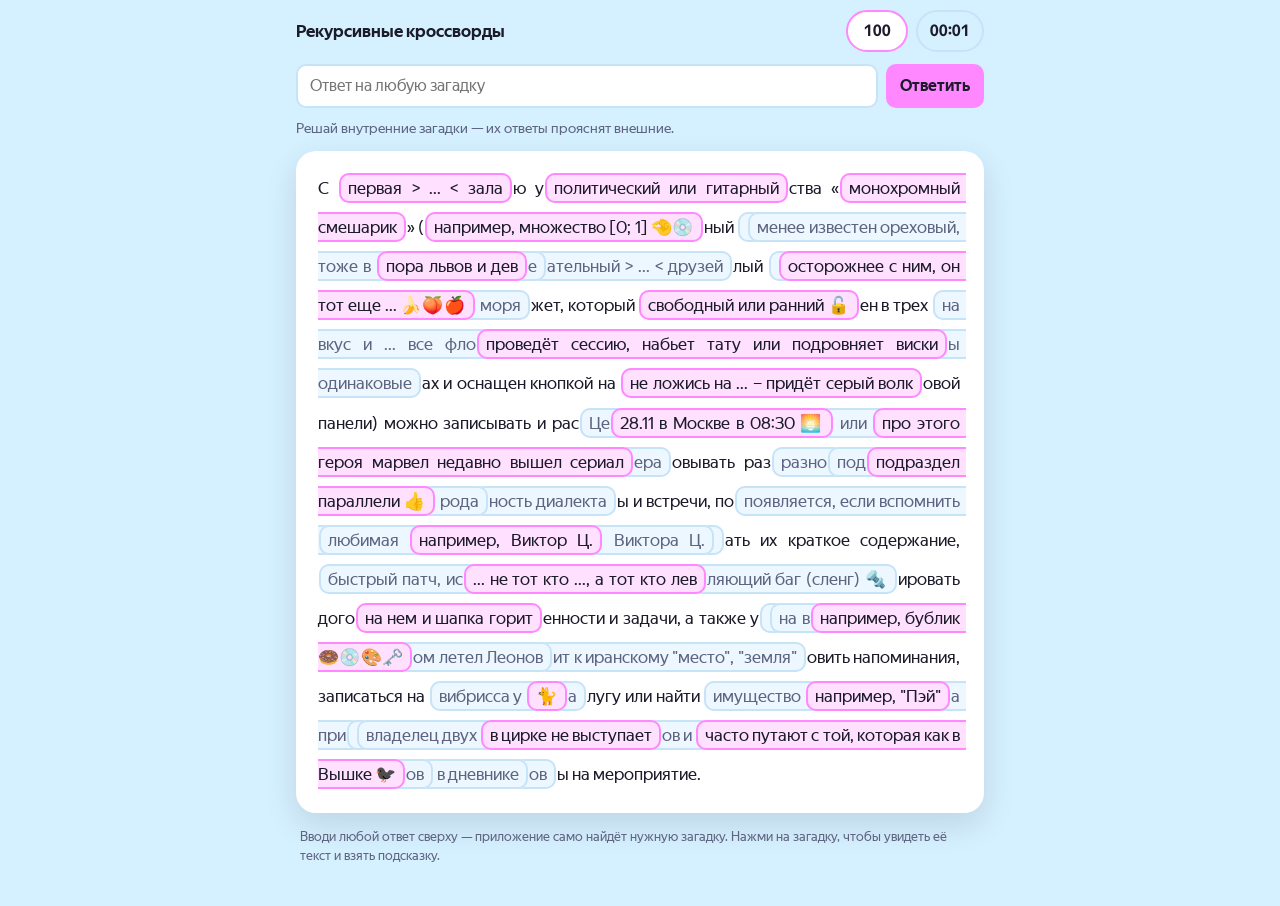
<file: index.html>
<!doctype html>
<html lang="ru">
<head>
  <meta charset="utf-8">
  <meta name="viewport" content="width=device-width, initial-scale=1, viewport-fit=cover">
  <meta name="theme-color" content="#D5F0FF">
  <title>Рекурсивные кроссворды</title>
  <link rel="stylesheet" href="styles.css">
  <script src="https://telegram.org/js/telegram-web-app.js" defer></script>
</head>
<body>
  <div class="app">
    <header class="topbar">
      <div class="brand">
        <h1>Рекурсивные кроссворды</h1>
      </div>
      <div class="stats">
        <div class="score" id="score" aria-live="polite">100</div>
        <div class="timer" id="timer" title="Время решения" aria-label="Время решения">00:00</div>
      </div>
    </header>

    <section class="composer" id="composer" aria-label="Окно ввода ответов">
      <div class="composer-head">
        <span class="progress" id="progress">0 / 0</span>
      </div>
      <div class="clue-preview" id="clue"></div>
      <div class="hint-row">
        <button id="hint1" class="hint-btn" type="button">Буква −10</button>
        <button id="hint2" class="hint-btn" type="button">Слово −25</button>
      </div>
      <div class="hint-text" id="hintText" aria-live="polite"></div>
      <form id="form">
        <input id="answer" type="text" autocomplete="off" autocapitalize="off" spellcheck="false" placeholder="Ответ на любую загадку">
        <button id="submit" class="primary" type="submit">Ответить</button>
      </form>
      <div class="feedback" id="feedback" aria-live="polite"></div>
    </section>

    <main>
      <p class="lead">Решай внутренние загадки — их ответы прояснят внешние.</p>
      <section class="card">
        <div class="puzzle" id="puzzle"></div>
      </section>
      <p class="tip">Вводи любой ответ сверху — приложение само найдёт нужную загадку. Нажми на загадку, чтобы увидеть её текст и взять подсказку.</p>
      <section class="log" id="logSection" hidden>
        <h2>Уже открыто</h2>
        <ol class="log-list" id="log"></ol>
      </section>
    </main>
  </div>

  <div class="toast" id="toast" hidden></div>

  <div class="overlay" id="complete" hidden>
    <div class="finish-card">
      <div class="finish-badge">Готово</div>
      <p class="finish-text" id="finishText"></p>
      <div class="finish-stats">
        <span>Баллы: <strong id="finishScore"></strong></span>
        <span>Время: <strong id="finishTime"></strong></span>
      </div>
      <button id="again" class="primary" type="button">Ещё раз</button>
    </div>
  </div>

  <script src="content.js"></script>
  <script src="app.js"></script>
</body>
</html>
</file>
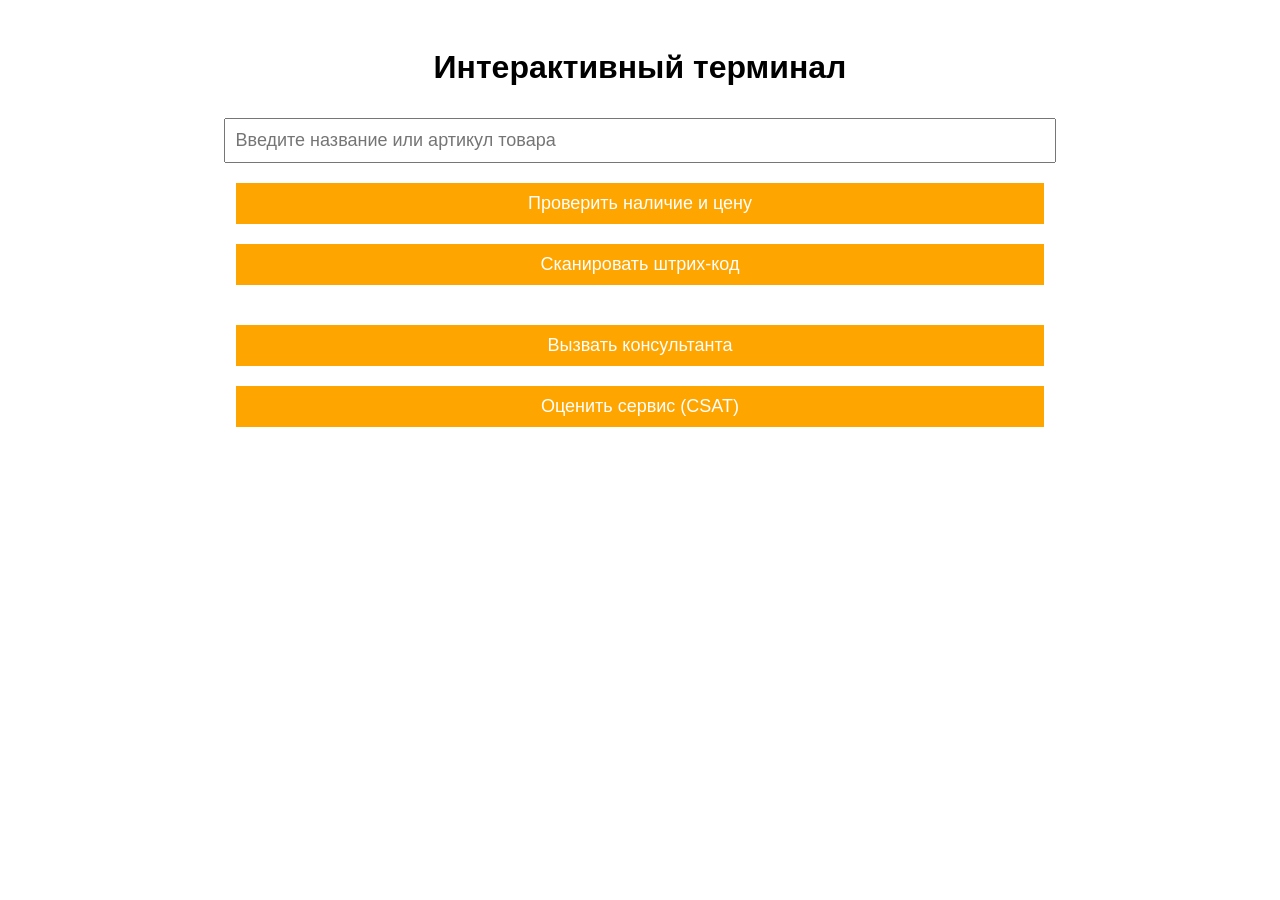
<file: OneDrive/Рабочий стол/index.html>
<!DOCTYPE html>
<html lang="ru">
<head>
    <meta charset="UTF-8">
    <meta name="viewport" content="width=device-width, initial-scale=1.0">
    <title>Прайс-чекер</title>
    <style>
        body {
            font-family: Arial, sans-serif;
            text-align: center;
            background-color: white;
            color: black;
        }
        .container {
            width: 80%;
            margin: auto;
            padding: 20px;
        }
        input, button {
            width: 80%;
            padding: 10px;
            margin: 10px 0;
            font-size: 18px;
        }
        button {
            background-color: orange;
            color: white;
            border: none;
            cursor: pointer;
        }
        button:hover {
            background-color: darkorange;
        }
        .result {
            font-size: 20px;
            margin-top: 20px;
        }
    </style>
</head>
<body>
    <div class="container">
        <h1>Интерактивный терминал</h1>
        <input type="text" id="search" placeholder="Введите название или артикул товара">
        <button onclick="checkPrice()">Проверить наличие и цену</button>
        <button onclick="scanBarcode()">Сканировать штрих-код</button>
        <div class="result" id="result"></div>
        <button onclick="callConsultant()">Вызвать консультанта</button>
        <button onclick="rateService()">Оценить сервис (CSAT)</button>
    </div>

    <script>
        function checkPrice() {
            let query = document.getElementById('search').value.toLowerCase();
            if (query === "дайсон") {
                document.getElementById('result').innerHTML = "Цена: 13590 руб.<br>Наличие: на складе";
            } else if (query) {
                document.getElementById('result').innerHTML = "Цена: 4999 руб.<br>Наличие: В наличии";
            } else {
                document.getElementById('result').innerHTML = "Введите название или артикул товара.";
            }
        }
        
        function scanBarcode() {
            alert("Функция сканирования штрих-кода в разработке.");
        }
        
        function callConsultant() {
            alert("Консультант уже направляется к вам!");
        }
        
        function rateService() {
            let rating = prompt("Оцените сервис от 1 до 5 звёзд:");
            if (rating >= 1 && rating <= 5) {
                alert("Спасибо за вашу оценку!");
            } else {
                alert("Пожалуйста, введите число от 1 до 5.");
            }
        }
    </script>
</body>
</html>
</file>
<file: styles.css>
@font-face {
  font-family: 'YS Geo';
  src: url('fonts/YS-Geo-Regular.ttf') format('truetype');
  font-weight: 400;
  font-style: normal;
  font-display: swap;
}

@font-face {
  font-family: 'YS Geo';
  src: url('fonts/YS-Geo-Medium.ttf') format('truetype');
  font-weight: 500;
  font-style: normal;
  font-display: swap;
}

@font-face {
  font-family: 'YS Geo';
  src: url('fonts/YS-Geo-Bold.ttf') format('truetype');
  font-weight: 700;
  font-style: normal;
  font-display: swap;
}

:root {
  --bg: #D5F0FF;
  --accent: #FF87FF;
  --accent-soft: #FFE1FF;
  --surface: #FFFFFF;
  --ink: #1B1B2A;
  --muted: #5F6480;
  --line: #C7E3F7;
  --shadow: 0 12px 32px rgba(27, 27, 42, 0.12);
}

* { box-sizing: border-box; }

html, body {
  margin: 0;
  padding: 0;
  min-height: 100%;
}

body {
  background: var(--bg);
  color: var(--ink);
  font-family: 'YS Geo', Arial, Helvetica, sans-serif;
  font-size: 16px;
  line-height: 1.5;
  font-synthesis: none;
  -webkit-font-smoothing: antialiased;
}

[hidden] { display: none !important; }

.app {
  max-width: 720px;
  margin: 0 auto;
  padding: calc(10px + env(safe-area-inset-top)) 16px calc(40px + env(safe-area-inset-bottom));
}

.topbar {
  display: flex;
  align-items: center;
  justify-content: space-between;
  gap: 12px;
  margin-bottom: 12px;
}

.brand {
  display: flex;
  align-items: center;
  gap: 10px;
  min-width: 0;
}

.brand h1 {
  margin: 0;
  font-size: 17px;
  font-weight: 700;
  line-height: 1.2;
  overflow: hidden;
  text-overflow: ellipsis;
  white-space: nowrap;
}

.stats {
  display: flex;
  align-items: center;
  gap: 8px;
  flex: 0 0 auto;
}

.score {
  min-width: 62px;
  text-align: center;
  padding: 7px 12px;
  border-radius: 999px;
  background: var(--surface);
  border: 2px solid var(--accent);
  font-weight: 700;
  font-variant-numeric: tabular-nums;
}

.timer {
  min-width: 62px;
  text-align: center;
  padding: 7px 12px;
  border-radius: 999px;
  background: var(--bg);
  border: 2px solid var(--line);
  font-weight: 700;
  font-variant-numeric: tabular-nums;
}

.lead {
  margin: 0 0 12px;
  color: var(--muted);
  font-size: 14px;
}

.card {
  background: var(--surface);
  border-radius: 20px;
  padding: 18px;
  box-shadow: var(--shadow);
}

.puzzle {
  position: relative;
  z-index: 0;
  padding-left: 4px;
  padding-right: 6px;
  font-size: 17px;
  line-height: 2.3;
  text-align: justify;
  text-justify: inter-word;
}

.clue-extensions {
  position: absolute;
  inset: 0;
  z-index: -1;
  overflow: hidden;
  pointer-events: none;
}

.clue-extension {
  position: absolute;
  border-top: 2px solid var(--accent);
  border-bottom: 2px solid var(--accent);
  background: var(--accent-soft);
}

.clue-extension.locked {
  border-color: var(--line);
  background: #EDF7FF;
}

.answer-extension {
  position: absolute;
  background: var(--accent);
}

.tip {
  margin: 14px 4px 0;
  color: var(--muted);
  font-size: 13px;
}

.log {
  margin: 22px 4px 0;
}

.log h2 {
  margin: 0 0 10px;
  color: var(--muted);
  font-size: 13px;
  font-weight: 700;
  text-transform: uppercase;
  letter-spacing: 0.05em;
}

.log-list {
  display: grid;
  gap: 8px;
  margin: 0;
  padding: 0;
  list-style: none;
}

.log-item {
  display: flex;
  flex-direction: column;
  gap: 2px;
  padding: 10px 12px;
  border: 1.5px solid var(--line);
  border-radius: 12px;
  background: var(--surface);
}

.log-clue {
  color: var(--muted);
  font-size: 13px;
}

.log-answer {
  color: var(--ink);
  font-weight: 700;
}

.clue {
  display: inline;
  margin: 0 1px;
  padding: 3px 7px;
  border: 2px solid var(--accent);
  border-radius: 10px;
  background: var(--accent-soft);
  color: var(--ink);
  font: inherit;
  line-height: inherit;
  cursor: pointer;
  transition: transform 0.12s ease, box-shadow 0.12s ease;
}

.clue:hover {
  transform: translateY(-1px);
  box-shadow: 0 4px 10px rgba(255, 135, 255, 0.35);
}

.clue.locked {
  border-color: var(--line);
  background: #EDF7FF;
  color: var(--muted);
  cursor: pointer;
}

.clue.locked:hover {
  box-shadow: none;
  transform: none;
}

.clue.selected {
  box-shadow: 0 0 0 4px rgba(255, 135, 255, 0.32);
}

.answer-inline {
  padding: 2px 6px;
  border-radius: 8px;
  background: var(--accent);
  color: var(--ink);
  font-weight: 700;
}

.composer {
  position: sticky;
  top: calc(6px + env(safe-area-inset-top));
  z-index: 20;
  margin-bottom: 12px;
  padding: 10px 12px 12px;
  background: var(--surface);
  border: 2px solid var(--line);
  border-radius: 16px;
  box-shadow: var(--shadow);
}

.composer:not(.composer--open) {
  margin-bottom: 10px;
  padding: 0;
  background: transparent;
  border: 0;
  border-radius: 0;
  box-shadow: none;
}

.composer:not(.composer--open) .composer-head,
.composer:not(.composer--open) .clue-preview,
.composer:not(.composer--open) .hint-row,
.composer:not(.composer--open) .hint-text,
.composer:not(.composer--open) .feedback {
  display: none;
}

.composer:not(.composer--open) #answer {
  background: var(--surface);
}

.composer-head {
  display: flex;
  align-items: center;
  justify-content: flex-end;
  gap: 12px;
  margin-bottom: 6px;
}

.progress {
  padding: 2px 8px;
  border-radius: 999px;
  background: var(--bg);
  color: var(--muted);
  font-size: 11px;
  font-weight: 700;
  font-variant-numeric: tabular-nums;
}

.clue-preview {
  padding: 8px 10px;
  border-radius: 10px;
  background: var(--bg);
  font-size: 14px;
  line-height: 1.35;
  margin-bottom: 8px;
}

.clue-preview .clue {
  border-width: 1.5px;
  padding: 1px 5px;
}

.hint-row {
  display: flex;
  gap: 8px;
  margin-bottom: 6px;
}

.hint-btn {
  flex: 1;
  padding: 6px 8px;
  border: 1.5px solid var(--line);
  border-radius: 10px;
  background: var(--surface);
  color: var(--muted);
  font-size: 12px;
  font-weight: 500;
  cursor: pointer;
}

.hint-btn:disabled {
  opacity: 0.5;
  cursor: default;
}

.hint-text {
  min-height: 18px;
  margin-bottom: 6px;
  font-size: 13px;
  font-weight: 500;
  color: var(--ink);
}

.hint-text:empty { display: none; }

#form {
  display: flex;
  gap: 8px;
}

#answer {
  flex: 1;
  min-width: 0;
  padding: 8px 12px;
  border: 2px solid var(--line);
  border-radius: 10px;
  background: var(--bg);
  color: var(--ink);
  font: inherit;
  outline: none;
}

#answer:focus {
  border-color: var(--accent);
}

.primary {
  padding: 8px 14px;
  border: 0;
  border-radius: 10px;
  background: var(--accent);
  color: var(--ink);
  font: inherit;
  font-weight: 700;
  cursor: pointer;
}

.primary:active { transform: translateY(1px); }

body.in-telegram #submit { display: none; }

.feedback {
  min-height: 14px;
  margin-top: 6px;
  font-size: 12px;
  color: var(--muted);
}

.feedback.error { color: #C13B6B; font-weight: 500; }

.shake { animation: shake 0.25s ease; }

@keyframes shake {
  0%, 100% { transform: translateX(0); }
  25% { transform: translateX(-5px); }
  75% { transform: translateX(5px); }
}

.toast {
  position: fixed;
  top: calc(14px + env(safe-area-inset-top));
  left: 50%;
  transform: translateX(-50%);
  z-index: 40;
  padding: 10px 16px;
  border-radius: 999px;
  background: var(--ink);
  color: #FFFFFF;
  font-size: 13px;
  box-shadow: var(--shadow);
  white-space: nowrap;
  cursor: pointer;
}

.overlay {
  position: fixed;
  inset: 0;
  z-index: 30;
  display: grid;
  place-items: center;
  padding: 24px;
  background: rgba(27, 27, 42, 0.45);
}

.finish-card {
  width: 100%;
  max-width: 420px;
  padding: 24px;
  border-radius: 24px;
  background: var(--surface);
  box-shadow: var(--shadow);
  text-align: center;
}

.finish-badge {
  display: inline-block;
  padding: 5px 12px;
  border-radius: 999px;
  background: var(--accent);
  color: var(--ink);
  font-size: 13px;
  font-weight: 700;
}

.finish-text {
  margin: 16px 0;
  font-size: 17px;
  line-height: 1.6;
}

.finish-stats {
  display: flex;
  justify-content: center;
  gap: 18px;
  margin: 0 0 20px;
  color: var(--muted);
  font-size: 14px;
}

.finish-stats strong {
  color: var(--ink);
  font-size: 20px;
  font-variant-numeric: tabular-nums;
}

@media (max-width: 420px) {
  .brand h1 { font-size: 15px; }
  .puzzle { font-size: 16px; }
  #form { flex-wrap: wrap; }
  #answer { flex-basis: 100%; }
  .primary { width: 100%; }
}
</file>
